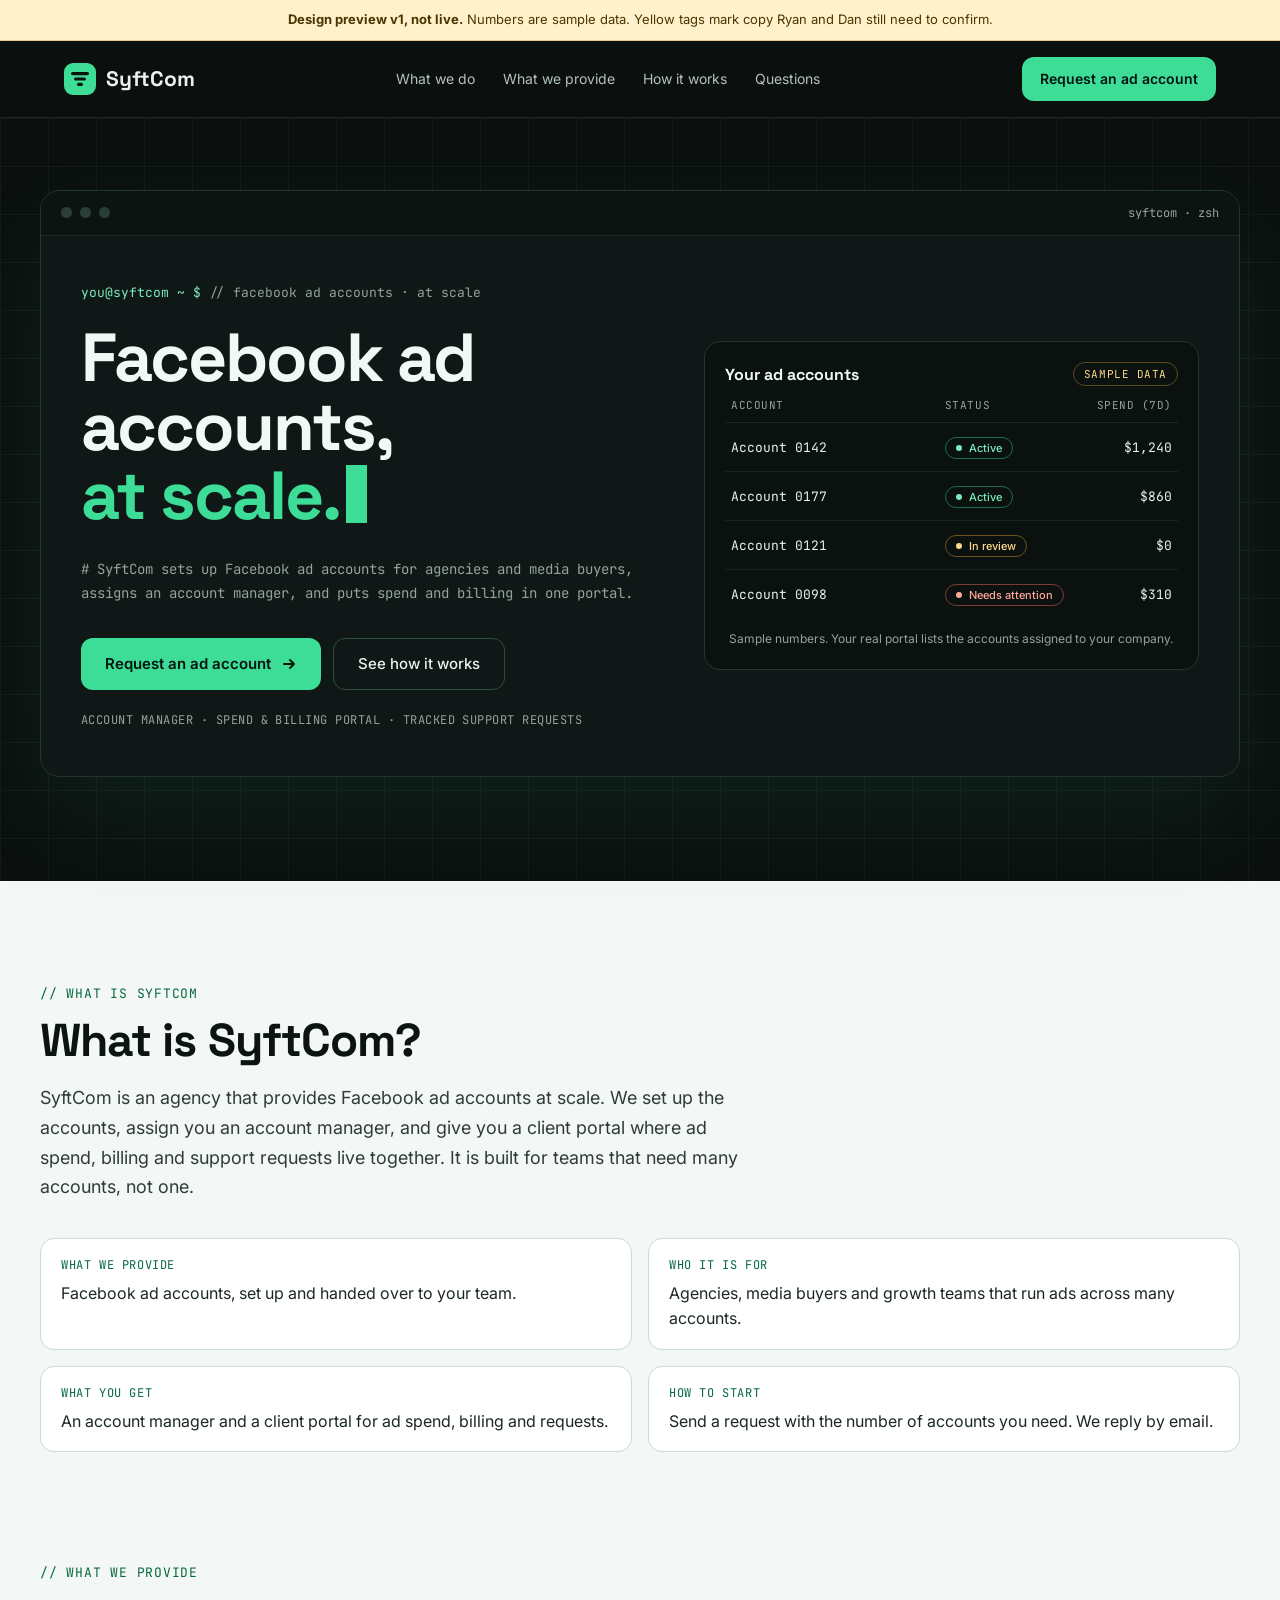
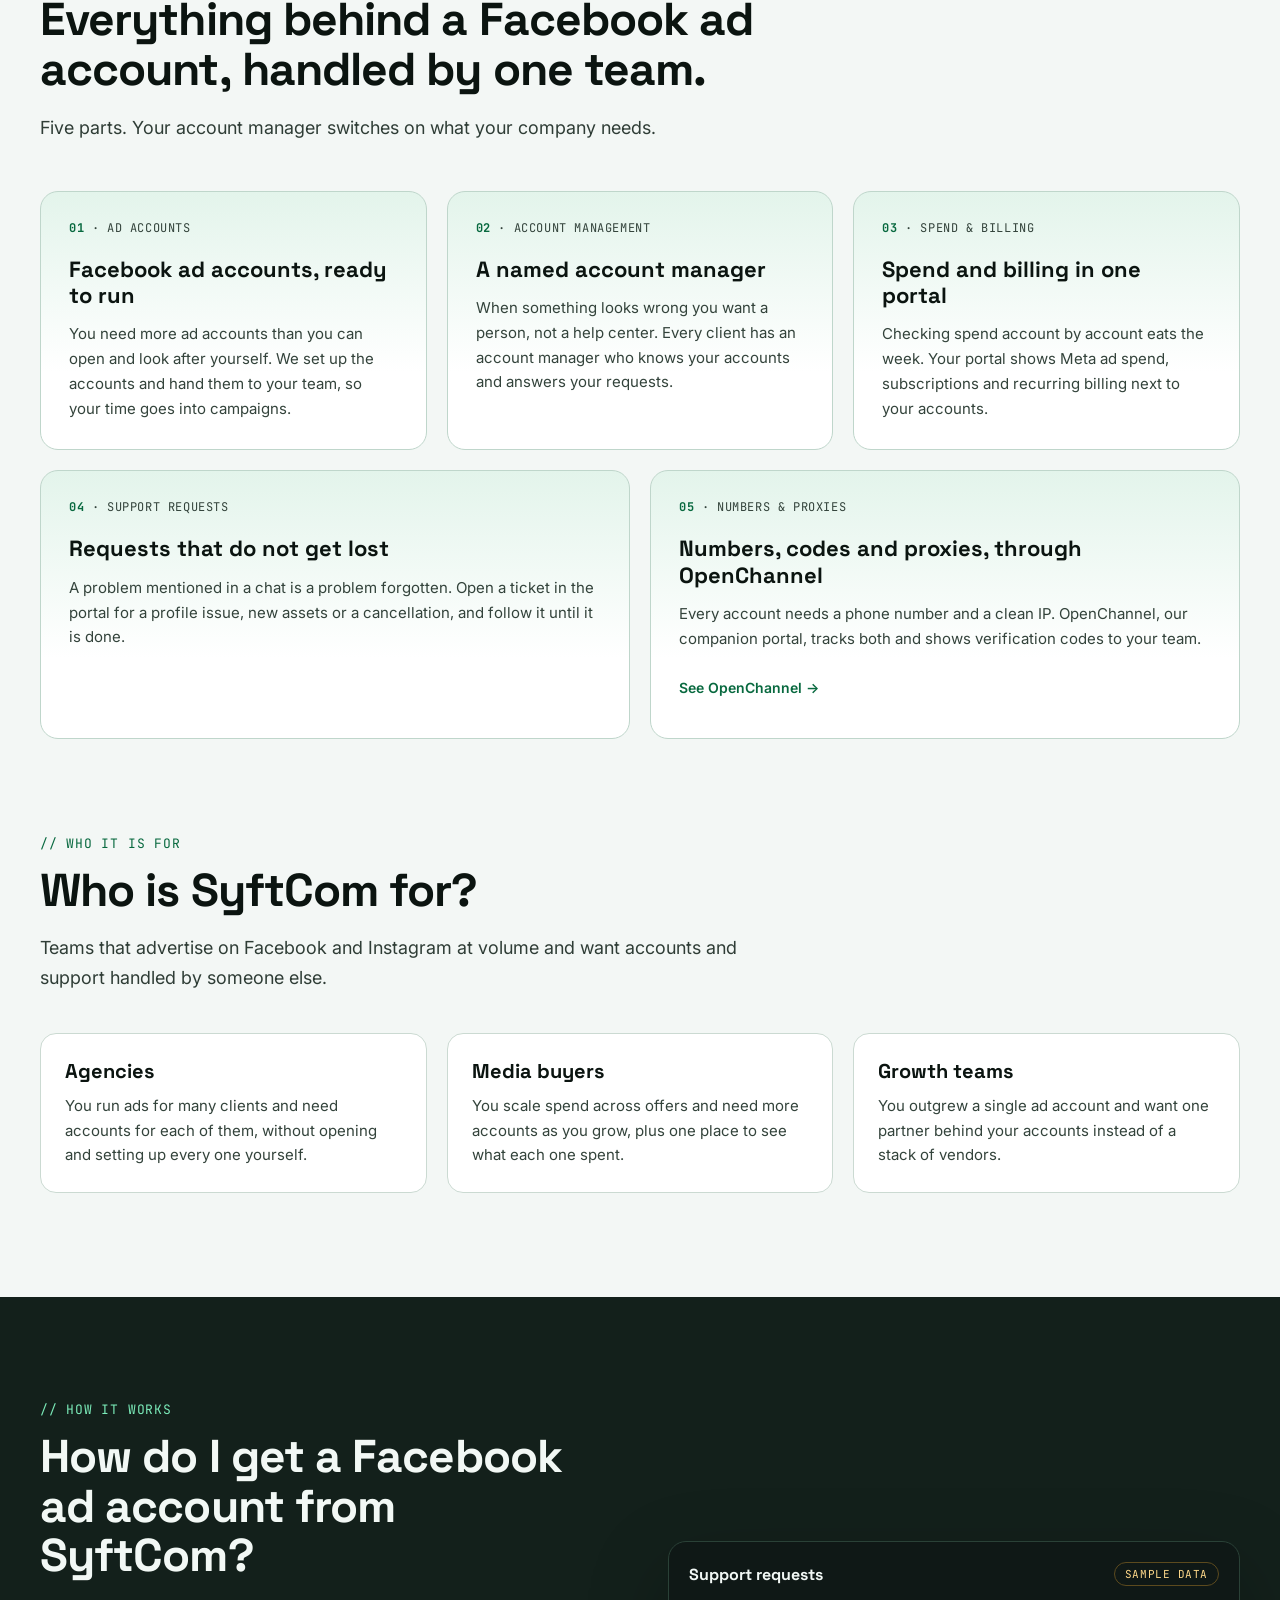
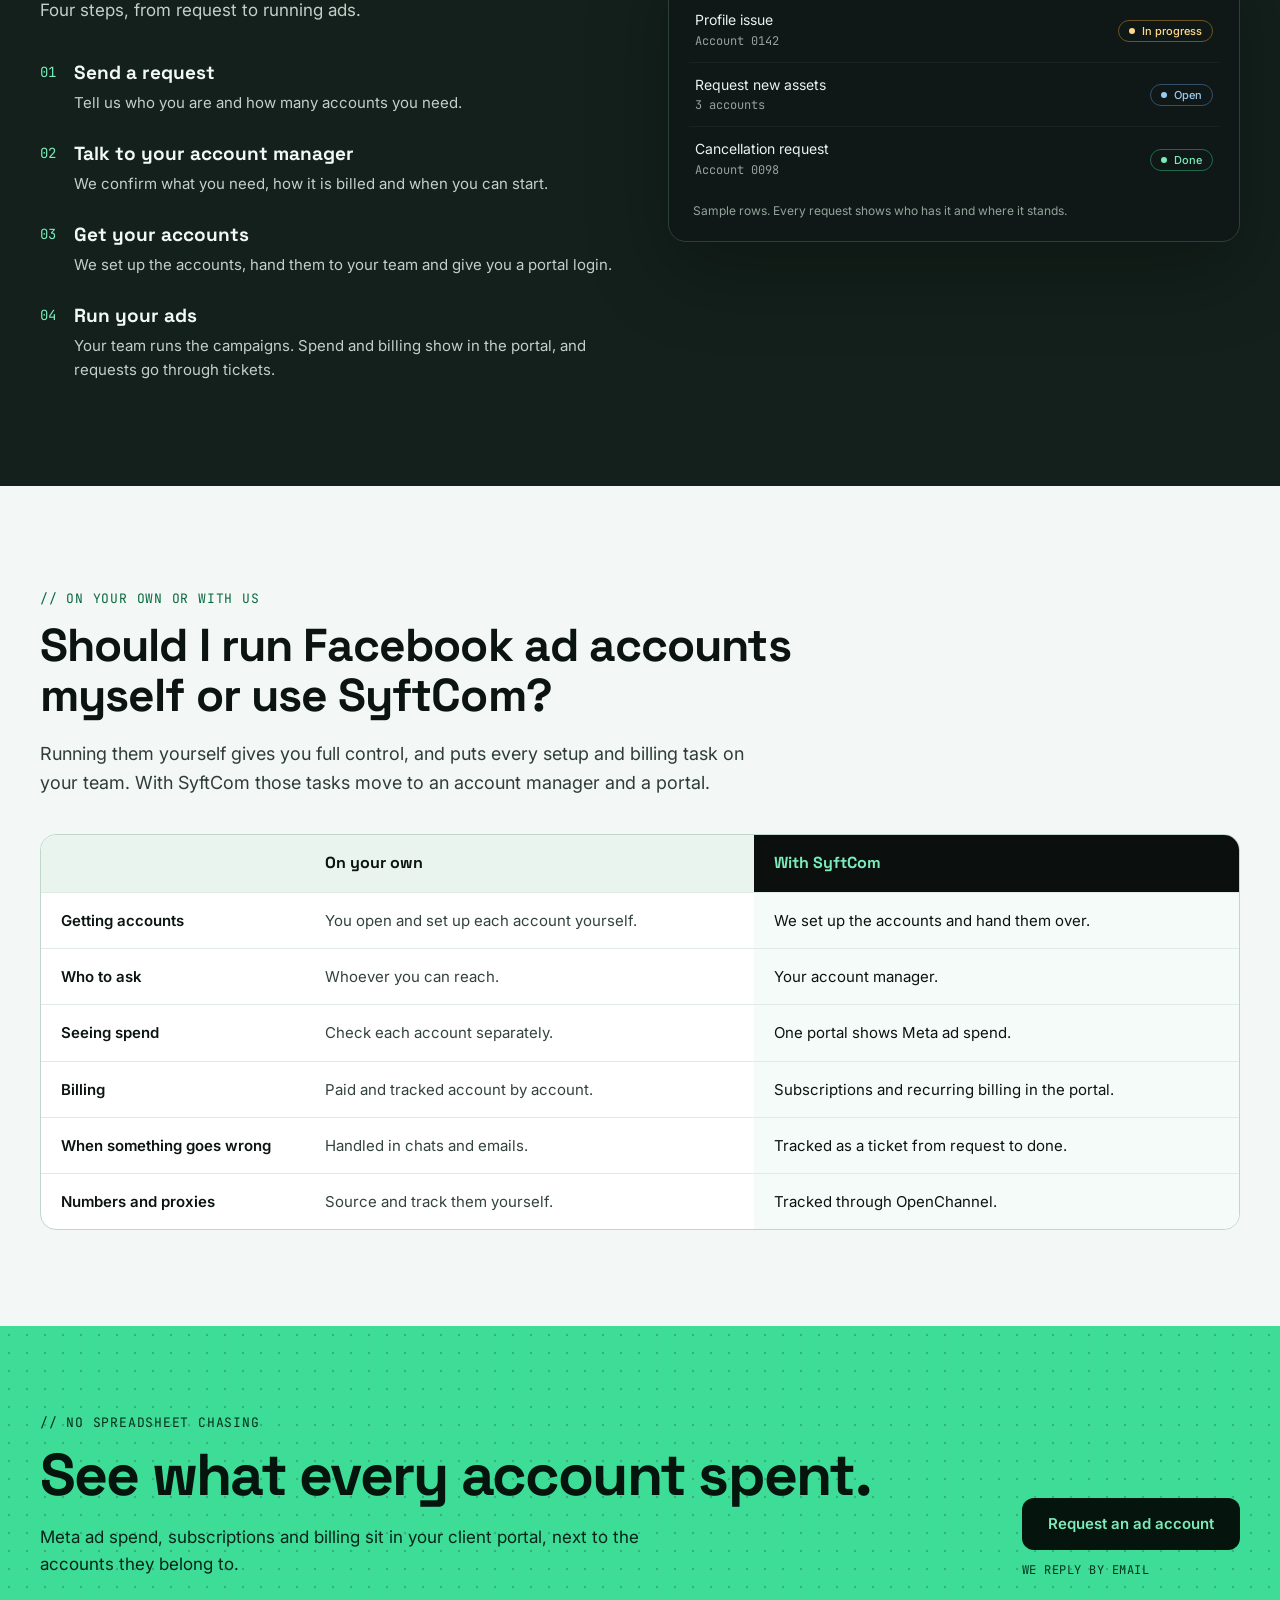
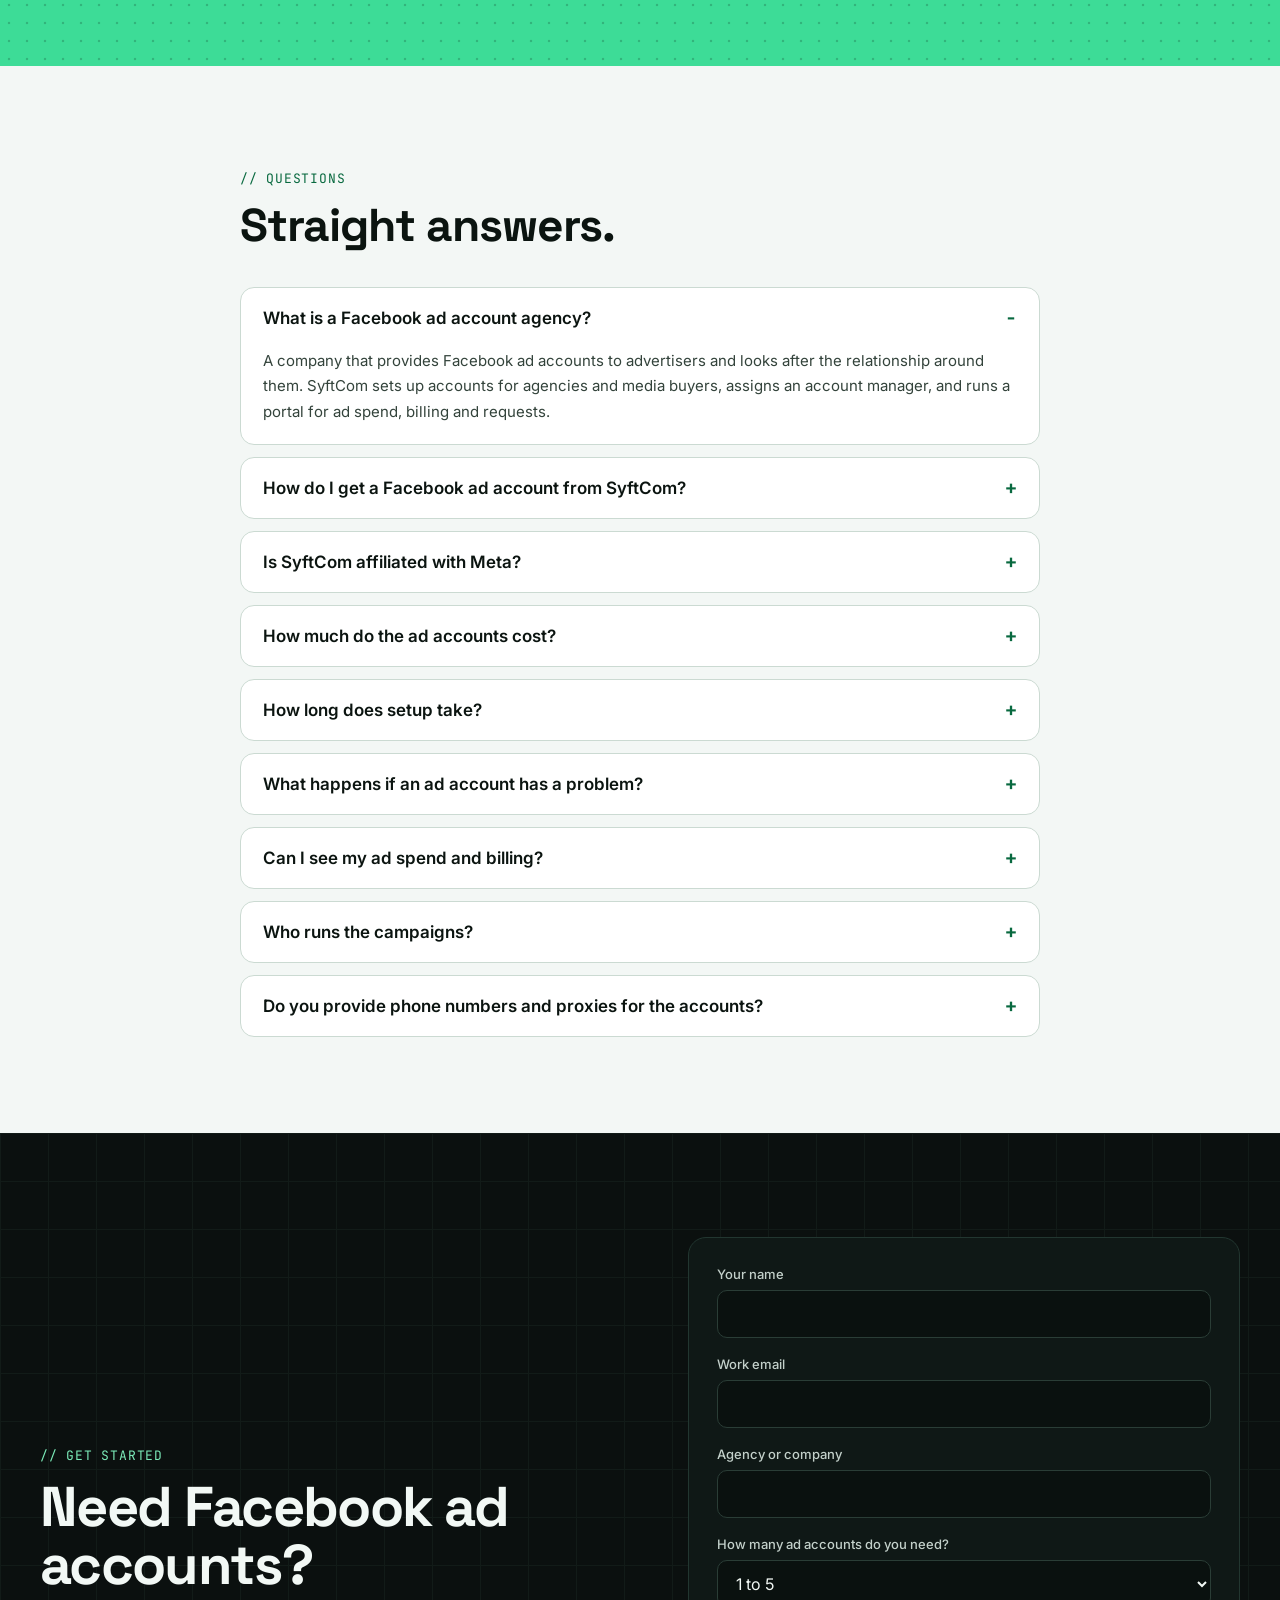
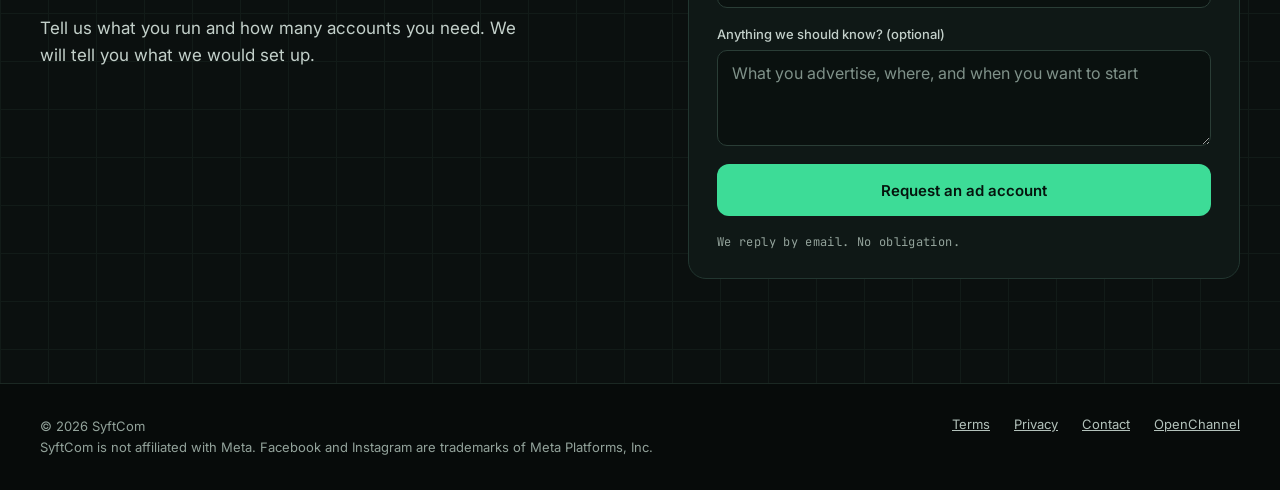
<file: syftcom/index.html>
<!doctype html>
<html lang="en">
<head>
<meta charset="utf-8">
<meta name="viewport" content="width=device-width, initial-scale=1">
<title>SyftCom | Facebook Ad Accounts at Scale</title>
<meta name="description" content="Facebook ad accounts for agencies and media buyers: set up for you, with an account manager and one portal for spend, billing and requests.">
<!-- DESIGN PREVIEW ONLY: remove this noindex line when the real site launches. -->
<meta name="robots" content="noindex">
<link rel="preconnect" href="https://fonts.googleapis.com">
<link rel="stylesheet" href="https://fonts.googleapis.com/css2?family=Inter:wght@400;500;600&family=JetBrains+Mono:wght@400;500&family=Space+Grotesk:wght@500;600;700&display=swap">

<!-- AEO: structured data. Every answer below is also visible on the page.
     The FAQ entries that still hold a [PLACEHOLDER] (price, turnaround, replacement terms) are left out until Ryan and Dan confirm them. -->
<script type="application/ld+json">
{
  "@context": "https://schema.org",
  "@graph": [
    {
      "@type": "Organization",
      "@id": "https://syftcom.com/#org",
      "name": "SyftCom",
      "url": "https://syftcom.com/",
      "description": "SyftCom provides Facebook ad accounts for agencies and media buyers, with an account manager and a client portal for ad spend, billing and requests."
    },
    {
      "@type": "WebSite",
      "@id": "https://syftcom.com/#site",
      "url": "https://syftcom.com/",
      "name": "SyftCom",
      "publisher": { "@id": "https://syftcom.com/#org" }
    },
    {
      "@type": "FAQPage",
      "mainEntity": [
        {
          "@type": "Question",
          "name": "What is a Facebook ad account agency?",
          "acceptedAnswer": { "@type": "Answer", "text": "A company that provides Facebook ad accounts to advertisers and looks after the relationship around them. SyftCom sets up accounts for agencies and media buyers, assigns an account manager, and runs a portal for ad spend, billing and requests." }
        },
        {
          "@type": "Question",
          "name": "How do I get a Facebook ad account from SyftCom?",
          "acceptedAnswer": { "@type": "Answer", "text": "Send a request with the number of accounts you need. We reply by email, confirm the details with you, then set up the accounts and hand them over to your team." }
        },
        {
          "@type": "Question",
          "name": "Is SyftCom affiliated with Meta?",
          "acceptedAnswer": { "@type": "Answer", "text": "No. SyftCom is an independent company. Facebook, Instagram and Meta are trademarks of Meta Platforms, Inc. Campaigns you run must follow Meta's advertising policies." }
        },
        {
          "@type": "Question",
          "name": "Can I see my ad spend and billing?",
          "acceptedAnswer": { "@type": "Answer", "text": "Yes. Your client portal shows Meta ad spend, subscriptions and recurring billing for the accounts assigned to your company." }
        },
        {
          "@type": "Question",
          "name": "Who runs the campaigns?",
          "acceptedAnswer": { "@type": "Answer", "text": "Your team does. SyftCom provides and looks after the accounts, and you create and run the ads." }
        }
      ]
    }
  ]
}
</script>

<style>
:root{--mint:#3DDC97;--mint-text:#7BEBB9;--bg:#0B100F;--line:#1F2E29;--deep:#08693F}
*{box-sizing:border-box}
html{scroll-behavior:smooth}
body{margin:0;background:#F3F7F5;font-family:'Inter',system-ui,sans-serif;color:#0B1410;-webkit-font-smoothing:antialiased}
a{color:inherit}
button,input,select,textarea{font-family:inherit}
.mono{font-family:'JetBrains Mono',ui-monospace,Menlo,monospace}
.disp{font-family:'Space Grotesk','Inter',system-ui,sans-serif}
.wrap{max-width:1200px;margin:0 auto}
.caret{display:inline-block;width:.46ch;height:.86em;margin-left:.1em;vertical-align:-.06em;background:var(--mint);animation:blink 1.1s steps(1) infinite}
@keyframes blink{50%{opacity:0}}
@media (prefers-reduced-motion:reduce){.caret{animation:none}html{scroll-behavior:auto}}
:focus-visible{outline:2px solid var(--mint);outline-offset:2px}
.btn-p{display:inline-flex;align-items:center;gap:10px;min-height:44px;padding:0 18px;border:0;border-radius:12px;background:var(--mint);color:#05140D;font-size:14px;font-weight:600;text-decoration:none;cursor:pointer}
.btn-p:hover{filter:brightness(1.08)}
.btn-lg{min-height:52px;padding:0 24px;font-size:15px}
.btn-g{display:inline-flex;align-items:center;min-height:44px;padding:0 18px;border:1px solid #2F4A40;border-radius:12px;background:transparent;color:#EAF2EE;font-size:14px;font-weight:500;text-decoration:none}
.btn-g:hover{border-color:var(--mint)}
.btn-g.btn-lg{min-height:52px;padding:0 24px;font-size:15px}
.nav-links{display:flex;margin-left:auto;gap:28px;font-size:14px}
.nav-links a{color:#B3C2BB;text-decoration:none}
.nav-links a:hover{color:#fff}
@media (max-width:900px){.nav-links{display:none}}
.grid-bg{background-color:var(--bg);background-image:linear-gradient(#121B18 1px,transparent 1px),linear-gradient(90deg,#121B18 1px,transparent 1px);background-size:48px 48px}
.dots{background-color:var(--mint);background-image:radial-gradient(rgba(5,20,13,.2) 1.4px,transparent 1.6px);background-size:18px 18px}
.eyebrow{font-size:13px;letter-spacing:.06em}
.h2{margin:14px 0 0;font-family:'Space Grotesk','Inter',sans-serif;font-weight:700;letter-spacing:-0.02em;line-height:1.08}
.lead{margin:18px 0 0;max-width:720px;font-size:18px;line-height:1.65;color:#2F3D36}
.cards{display:grid;grid-template-columns:repeat(6,minmax(0,1fr));gap:20px;margin-top:48px}
.c3{grid-column:span 2}
.c2{grid-column:span 3}
@media (max-width:980px){.c3,.c2{grid-column:span 6}}
.card{background:linear-gradient(#E3F4EB,#FFFFFF 70%);border:1px solid #BFD6CB;border-radius:18px;padding:28px;display:flex;flex-direction:column;gap:14px}
.card .lab{font-size:12px;letter-spacing:.05em;color:#33433B}
.card .lab b{color:var(--deep)}
.card h3{margin:6px 0 0;font-family:'Space Grotesk','Inter',sans-serif;font-size:22px;line-height:1.2;font-weight:700;color:#0B1410}
.card p{margin:0;font-size:15px;line-height:1.65;color:#33433B}
.card a.more{margin-top:auto;font-size:14px;font-weight:600;color:var(--deep);text-decoration:none;display:inline-flex;min-height:44px;align-items:center}
.card a.more:hover{text-decoration:underline}
.sample{font-size:11px;letter-spacing:.05em;color:#FFD98A;border:1px solid #5C4A1E;border-radius:999px;padding:4px 10px}
.st{display:inline-flex;align-items:center;gap:7px;font-size:11px;font-weight:500;border-radius:999px;padding:3px 10px;border:1px solid;white-space:nowrap}
.st i{width:6px;height:6px;border-radius:50%;background:currentColor;display:inline-block}
.st.ok{border-color:#1E6B4A;color:var(--mint-text)}
.st.rev{border-color:#6B5420;color:#FFD98A}
.st.bad{border-color:#7A3B33;color:#FFA799}
.st.open{border-color:#32506A;color:#9CCBF0}
.steps{list-style:none;margin:36px 0 0;padding:0;display:flex;flex-direction:column;gap:26px}
.steps li{display:flex;gap:18px}
.steps .n{flex:none;font-size:14px;color:var(--mint-text);padding-top:3px}
.steps .t{font-family:'Space Grotesk','Inter',sans-serif;font-size:19px;font-weight:700;color:#F2F8F5}
.steps .d{margin-top:6px;font-size:15px;line-height:1.6;color:#C3D0CA}
.trow{display:grid;grid-template-columns:minmax(0,1.5fr) minmax(0,.8fr) minmax(0,.8fr);gap:12px;align-items:center;padding:12px 6px;border-bottom:1px solid #16231E}
.who{display:grid;grid-template-columns:repeat(3,minmax(0,1fr));gap:20px;margin-top:40px}
@media (max-width:900px){.who{grid-template-columns:1fr}}
.who>div{background:#fff;border:1px solid #CBDAD2;border-radius:16px;padding:24px}
.who h3{margin:0;font-family:'Space Grotesk','Inter',sans-serif;font-size:20px;color:#0B1410}
.who p{margin:10px 0 0;font-size:15px;line-height:1.65;color:#33433B}
.glance{display:grid;grid-template-columns:repeat(2,minmax(0,1fr));gap:16px;margin:36px 0 0}
@media (max-width:760px){.glance{grid-template-columns:1fr}}
.glance div{background:#fff;border:1px solid #CBDAD2;border-radius:14px;padding:18px 20px}
.glance dt{font-family:'JetBrains Mono',monospace;font-size:12px;letter-spacing:.05em;color:var(--deep);text-transform:uppercase}
.glance dd{margin:8px 0 0;font-size:16px;line-height:1.55;color:#1B2822}
.tbl{margin-top:36px;overflow-x:auto;border:1px solid #BFD6CB;border-radius:16px;background:#fff}
.tbl table{width:100%;min-width:680px;border-collapse:collapse;font-size:15px;line-height:1.55}
.tbl caption{position:absolute;left:-9999px}
.tbl th,.tbl td{padding:16px 20px;text-align:left;vertical-align:top;border-bottom:1px solid #E1EBE6}
.tbl thead th{background:#EAF4EF;font-family:'Space Grotesk','Inter',sans-serif;font-size:16px;color:#0B1410}
.tbl thead th:last-child{background:#0B100F;color:var(--mint-text)}
.tbl tbody th{font-weight:600;color:#0B1410;width:22%}
.tbl tbody td{color:#33433B}
.tbl tbody td:last-child{color:#0B1410;background:#F5FBF8}
.tbl tbody tr:last-child th,.tbl tbody tr:last-child td{border-bottom:0}
.faq details{background:#fff;border:1px solid #CBDAD2;border-radius:14px}
.faq summary{display:flex;align-items:center;justify-content:space-between;gap:16px;min-height:60px;padding:14px 22px;cursor:pointer;list-style:none;color:#0B1410;font-size:17px;font-weight:600}
.faq summary::-webkit-details-marker{display:none}
.faq summary::after{content:"+";font-family:'JetBrains Mono',monospace;font-size:20px;color:var(--deep)}
.faq details[open] summary::after{content:"\2212"}
.faq .ans{padding:0 22px 20px;font-size:15px;line-height:1.7;color:#33433B}
.ph{background:#FFF1CC;color:#5C4200;border-radius:6px;padding:1px 6px;font-family:'JetBrains Mono',monospace;font-size:13px}
label{font-size:13px;font-weight:500;color:#C3D0CA}
.field{display:flex;flex-direction:column;gap:8px}
.field input,.field select,.field textarea{min-height:48px;padding:0 14px;background:#0A110F;border:1px solid #2A3D36;border-radius:10px;color:#F2F8F5;font-size:16px}
.field textarea{padding:12px 14px;min-height:96px;resize:vertical}
.field input::placeholder,.field textarea::placeholder{color:#7F9189}
</style>
</head>
<body>
<div role="note" style="background:#FFF1CC;color:#4A3500;font-size:13px;line-height:1.5;padding:10px 24px;text-align:center;border-bottom:1px solid #E6CF8F"><strong>Design preview v1, not live.</strong> Numbers are sample data. Yellow tags mark copy Ryan and Dan still need to confirm.</div>

<!-- NAV -->
<header style="background:#0B100F;color:#EAF2EE;border-bottom:1px solid #1B2823">
  <div class="wrap" style="padding:16px 24px;display:flex;align-items:center;gap:20px;flex-wrap:wrap">
    <a href="#top" style="display:flex;align-items:center;gap:10px;text-decoration:none;color:#EAF2EE" aria-label="SyftCom home">
      <svg width="32" height="32" viewBox="0 0 32 32" aria-hidden="true"><rect width="32" height="32" rx="9" fill="#3DDC97"/><rect x="7" y="9" width="18" height="3.2" rx="1.6" fill="#05140D"/><rect x="10" y="14.4" width="12" height="3.2" rx="1.6" fill="#05140D"/><rect x="13" y="19.8" width="6" height="3.2" rx="1.6" fill="#05140D"/></svg>
      <span class="disp" style="font-size:21px;font-weight:700;letter-spacing:-0.01em">SyftCom</span>
    </a>
    <nav class="nav-links" aria-label="Main">
      <a href="#about">What we do</a>
      <a href="#what">What we provide</a>
      <a href="#how">How it works</a>
      <a href="#faq">Questions</a>
    </nav>
    <div style="margin-left:auto;display:flex;align-items:center;gap:10px;flex-wrap:wrap">
      <a class="btn-p" href="#start">Request an ad account</a>
    </div>
  </div>
</header>

<main>
<!-- HERO -->
<section id="top" class="grid-bg" style="color:#EAF2EE;padding:72px 24px 104px" aria-labelledby="h-hero">
  <div class="wrap">
    <div style="background:#0F1816;border:1px solid #223630;border-radius:20px;box-shadow:0 40px 100px rgba(61,220,151,.08);overflow:hidden">
      <div style="display:flex;align-items:center;gap:8px;padding:14px 20px;border-bottom:1px solid #1B2823;background:#0C1412">
        <span style="width:11px;height:11px;border-radius:50%;background:#2A3D36"></span>
        <span style="width:11px;height:11px;border-radius:50%;background:#2A3D36"></span>
        <span style="width:11px;height:11px;border-radius:50%;background:#2A3D36"></span>
        <span class="mono" style="margin-left:auto;font-size:12px;color:#93A39B">syftcom &middot; zsh</span>
      </div>
      <div style="padding:48px 40px;display:flex;flex-wrap:wrap;gap:48px;align-items:center">
        <div style="flex:1 1 460px;min-width:0">
          <div class="mono" style="font-size:13px;color:#93A39B;margin-bottom:22px"><span style="color:var(--mint-text)">you@syftcom ~ $</span> // facebook ad accounts &middot; at scale</div>
          <h1 id="h-hero" class="disp" style="margin:0;font-size:clamp(38px,5.4vw,68px);line-height:1.02;font-weight:700;letter-spacing:-0.03em;color:#F2F8F5">Facebook ad accounts, <span style="color:var(--mint);white-space:nowrap">at scale.<span class="caret"></span></span></h1>
          <p class="mono" style="margin:26px 0 0;font-size:14px;line-height:1.75;color:#93A39B;max-width:580px"># SyftCom sets up Facebook ad accounts for agencies and media buyers, assigns an account manager, and puts spend and billing in one portal.</p>
          <div style="display:flex;flex-wrap:wrap;gap:12px;margin-top:32px">
            <a class="btn-p btn-lg" href="#start">Request an ad account
              <svg width="16" height="16" viewBox="0 0 16 16" aria-hidden="true"><path d="M3 8h10M9 4l4 4-4 4" fill="none" stroke="#05140D" stroke-width="2" stroke-linecap="round" stroke-linejoin="round"/></svg>
            </a>
            <a class="btn-g btn-lg" href="#how">See how it works</a>
          </div>
          <div class="mono" style="margin-top:22px;font-size:12px;letter-spacing:.04em;color:#93A39B">ACCOUNT MANAGER &middot; SPEND &amp; BILLING PORTAL &middot; TRACKED SUPPORT REQUESTS</div>
        </div>

        <div style="flex:1 1 380px;min-width:0;background:#0A110F;border:1px solid #223630;border-radius:16px;padding:20px">
          <div style="display:flex;align-items:center;justify-content:space-between;gap:12px;margin-bottom:12px">
            <span class="disp" style="font-size:16px;font-weight:700;color:#F2F8F5">Your ad accounts</span>
            <span class="mono sample">SAMPLE DATA</span>
          </div>
          <div class="mono trow" style="padding:0 6px 10px;font-size:11px;letter-spacing:.05em;color:#93A39B;border-bottom:1px solid #1B2823"><span>ACCOUNT</span><span>STATUS</span><span style="text-align:right">SPEND (7D)</span></div>
          <div class="trow"><span class="mono" style="font-size:13px;color:#EAF2EE">Account 0142</span><span><span class="st ok"><i></i>Active</span></span><span class="mono" style="font-size:13px;color:#EAF2EE;text-align:right">$1,240</span></div>
          <div class="trow"><span class="mono" style="font-size:13px;color:#EAF2EE">Account 0177</span><span><span class="st ok"><i></i>Active</span></span><span class="mono" style="font-size:13px;color:#EAF2EE;text-align:right">$860</span></div>
          <div class="trow"><span class="mono" style="font-size:13px;color:#EAF2EE">Account 0121</span><span><span class="st rev"><i></i>In review</span></span><span class="mono" style="font-size:13px;color:#EAF2EE;text-align:right">$0</span></div>
          <div class="trow" style="border-bottom:0"><span class="mono" style="font-size:13px;color:#EAF2EE">Account 0098</span><span><span class="st bad"><i></i>Needs attention</span></span><span class="mono" style="font-size:13px;color:#EAF2EE;text-align:right">$310</span></div>
          <p style="margin:12px 4px 0;font-size:12px;line-height:1.55;color:#93A39B">Sample numbers. Your real portal lists the accounts assigned to your company.</p>
        </div>
      </div>
    </div>
  </div>
</section>

<!-- WHAT IS SYFTCOM (answer block) -->
<section id="about" style="padding:104px 24px 40px" aria-labelledby="h-about">
  <div class="wrap">
    <div class="mono eyebrow" style="color:var(--deep)">// WHAT IS SYFTCOM</div>
    <h2 id="h-about" class="h2" style="max-width:820px;font-size:clamp(30px,3.6vw,48px)">What is SyftCom?</h2>
    <p class="lead">SyftCom is an agency that provides Facebook ad accounts at scale. We set up the accounts, assign you an account manager, and give you a client portal where ad spend, billing and support requests live together. It is built for teams that need many accounts, not one.</p>
    <dl class="glance">
      <div><dt>What we provide</dt><dd>Facebook ad accounts, set up and handed over to your team.</dd></div>
      <div><dt>Who it is for</dt><dd>Agencies, media buyers and growth teams that run ads across many accounts.</dd></div>
      <div><dt>What you get</dt><dd>An account manager and a client portal for ad spend, billing and requests.</dd></div>
      <div><dt>How to start</dt><dd>Send a request with the number of accounts you need. We reply by email.</dd></div>
    </dl>
  </div>
</section>

<!-- WHAT WE PROVIDE -->
<section id="what" style="padding:72px 24px 96px" aria-labelledby="h-what">
  <div class="wrap">
    <div class="mono eyebrow" style="color:var(--deep)">// WHAT WE PROVIDE</div>
    <h2 id="h-what" class="h2" style="max-width:860px;font-size:clamp(30px,3.6vw,48px)">Everything behind a Facebook ad account, handled by one team.</h2>
    <p class="lead">Five parts. Your account manager switches on what your company needs.</p>

    <div class="cards">
      <article class="card c3">
        <div class="mono lab"><b>01</b> &middot; AD ACCOUNTS</div>
        <h3>Facebook ad accounts, ready to run</h3>
        <p>You need more ad accounts than you can open and look after yourself. We set up the accounts and hand them to your team, so your time goes into campaigns.</p>
      </article>
      <article class="card c3">
        <div class="mono lab"><b>02</b> &middot; ACCOUNT MANAGEMENT</div>
        <h3>A named account manager</h3>
        <p>When something looks wrong you want a person, not a help center. Every client has an account manager who knows your accounts and answers your requests.</p>
      </article>
      <article class="card c3">
        <div class="mono lab"><b>03</b> &middot; SPEND &amp; BILLING</div>
        <h3>Spend and billing in one portal</h3>
        <p>Checking spend account by account eats the week. Your portal shows Meta ad spend, subscriptions and recurring billing next to your accounts.</p>
      </article>
      <article class="card c2">
        <div class="mono lab"><b>04</b> &middot; SUPPORT REQUESTS</div>
        <h3>Requests that do not get lost</h3>
        <p>A problem mentioned in a chat is a problem forgotten. Open a ticket in the portal for a profile issue, new assets or a cancellation, and follow it until it is done.</p>
      </article>
      <article class="card c2">
        <div class="mono lab"><b>05</b> &middot; NUMBERS &amp; PROXIES</div>
        <h3>Numbers, codes and proxies, through OpenChannel</h3>
        <p>Every account needs a phone number and a clean IP. OpenChannel, our companion portal, tracks both and shows verification codes to your team.</p>
        <a class="more" href="https://openchannel.tech">See OpenChannel &rarr;</a>
      </article>
    </div>
  </div>
</section>

<!-- WHO IT IS FOR -->
<section id="who" style="padding:0 24px 104px" aria-labelledby="h-who">
  <div class="wrap">
    <div class="mono eyebrow" style="color:var(--deep)">// WHO IT IS FOR</div>
    <h2 id="h-who" class="h2" style="max-width:820px;font-size:clamp(30px,3.6vw,48px)">Who is SyftCom for?</h2>
    <p class="lead">Teams that advertise on Facebook and Instagram at volume and want accounts and support handled by someone else.</p>
    <div class="who">
      <div><h3>Agencies</h3><p>You run ads for many clients and need accounts for each of them, without opening and setting up every one yourself.</p></div>
      <div><h3>Media buyers</h3><p>You scale spend across offers and need more accounts as you grow, plus one place to see what each one spent.</p></div>
      <div><h3>Growth teams</h3><p>You outgrew a single ad account and want one partner behind your accounts instead of a stack of vendors.</p></div>
    </div>
  </div>
</section>

<!-- HOW IT WORKS -->
<section id="how" style="background:#13201B;color:#EAF2EE;padding:104px 24px" aria-labelledby="h-how">
  <div class="wrap" style="display:flex;flex-wrap:wrap;gap:56px;align-items:center">
    <div style="flex:1 1 440px;min-width:0">
      <div class="mono eyebrow" style="color:var(--mint-text)">// HOW IT WORKS</div>
      <h2 id="h-how" class="h2" style="font-size:clamp(30px,3.6vw,46px);color:#F2F8F5">How do I get a Facebook ad account from SyftCom?</h2>
      <p style="margin:16px 0 0;max-width:520px;font-size:17px;line-height:1.6;color:#C3D0CA">Four steps, from request to running ads.</p>
      <ol class="steps">
        <li><span class="mono n">01</span><div><div class="t">Send a request</div><div class="d">Tell us who you are and how many accounts you need.</div></div></li>
        <li><span class="mono n">02</span><div><div class="t">Talk to your account manager</div><div class="d">We confirm what you need, how it is billed and when you can start.</div></div></li>
        <li><span class="mono n">03</span><div><div class="t">Get your accounts</div><div class="d">We set up the accounts, hand them to your team and give you a portal login.</div></div></li>
        <li><span class="mono n">04</span><div><div class="t">Run your ads</div><div class="d">Your team runs the campaigns. Spend and billing show in the portal, and requests go through tickets.</div></div></li>
      </ol>
    </div>

    <div style="flex:1 1 440px;min-width:0;background:#0F1816;border:1px solid #2A4137;border-radius:18px;padding:20px;box-shadow:0 30px 80px rgba(0,0,0,.25)">
      <div style="display:flex;align-items:center;justify-content:space-between;gap:12px;margin-bottom:12px">
        <span class="disp" style="font-size:16px;font-weight:700;color:#F2F8F5">Support requests</span>
        <span class="mono sample">SAMPLE DATA</span>
      </div>
      <div class="trow" style="grid-template-columns:minmax(0,1.7fr) minmax(0,1fr)"><span style="font-size:14px;line-height:1.4;color:#EAF2EE">Profile issue<br><span class="mono" style="font-size:12px;color:#93A39B">Account 0142</span></span><span style="text-align:right"><span class="st rev"><i></i>In progress</span></span></div>
      <div class="trow" style="grid-template-columns:minmax(0,1.7fr) minmax(0,1fr)"><span style="font-size:14px;line-height:1.4;color:#EAF2EE">Request new assets<br><span class="mono" style="font-size:12px;color:#93A39B">3 accounts</span></span><span style="text-align:right"><span class="st open"><i></i>Open</span></span></div>
      <div class="trow" style="grid-template-columns:minmax(0,1.7fr) minmax(0,1fr);border-bottom:0"><span style="font-size:14px;line-height:1.4;color:#EAF2EE">Cancellation request<br><span class="mono" style="font-size:12px;color:#93A39B">Account 0098</span></span><span style="text-align:right"><span class="st ok"><i></i>Done</span></span></div>
      <p style="margin:12px 4px 0;font-size:12px;line-height:1.55;color:#93A39B">Sample rows. Every request shows who has it and where it stands.</p>
    </div>
  </div>
</section>

<!-- COMPARISON -->
<section id="compare" style="padding:104px 24px 96px" aria-labelledby="h-compare">
  <div class="wrap">
    <div class="mono eyebrow" style="color:var(--deep)">// ON YOUR OWN OR WITH US</div>
    <h2 id="h-compare" class="h2" style="max-width:860px;font-size:clamp(30px,3.6vw,48px)">Should I run Facebook ad accounts myself or use SyftCom?</h2>
    <p class="lead">Running them yourself gives you full control, and puts every setup and billing task on your team. With SyftCom those tasks move to an account manager and a portal.</p>
    <div class="tbl">
      <table>
        <caption>Running Facebook ad accounts on your own compared with using SyftCom</caption>
        <thead><tr><th scope="col">&nbsp;</th><th scope="col">On your own</th><th scope="col">With SyftCom</th></tr></thead>
        <tbody>
          <tr><th scope="row">Getting accounts</th><td>You open and set up each account yourself.</td><td>We set up the accounts and hand them over.</td></tr>
          <tr><th scope="row">Who to ask</th><td>Whoever you can reach.</td><td>Your account manager.</td></tr>
          <tr><th scope="row">Seeing spend</th><td>Check each account separately.</td><td>One portal shows Meta ad spend.</td></tr>
          <tr><th scope="row">Billing</th><td>Paid and tracked account by account.</td><td>Subscriptions and recurring billing in the portal.</td></tr>
          <tr><th scope="row">When something goes wrong</th><td>Handled in chats and emails.</td><td>Tracked as a ticket from request to done.</td></tr>
          <tr><th scope="row">Numbers and proxies</th><td>Source and track them yourself.</td><td>Tracked through OpenChannel.</td></tr>
        </tbody>
      </table>
    </div>
  </div>
</section>

<!-- MINT BAND -->
<section id="band" class="dots" style="color:#05140D;padding:88px 24px" aria-labelledby="h-band">
  <div class="wrap" style="display:flex;flex-wrap:wrap;gap:32px;align-items:flex-end;justify-content:space-between">
    <div style="flex:1 1 560px;min-width:0">
      <div class="mono eyebrow" style="color:#06301D">// NO SPREADSHEET CHASING</div>
      <h2 id="h-band" class="h2" style="font-size:clamp(32px,4.6vw,60px);line-height:1.02;letter-spacing:-0.03em">See what every account spent.</h2>
      <p style="margin:18px 0 0;max-width:600px;font-size:17px;line-height:1.6;color:#06241A">Meta ad spend, subscriptions and billing sit in your client portal, next to the accounts they belong to.</p>
    </div>
    <div style="display:flex;flex-direction:column;align-items:flex-start;gap:12px">
      <a href="#start" style="display:inline-flex;align-items:center;min-height:52px;padding:0 26px;border-radius:12px;background:#05140D;color:#7BEBB9;font-size:15px;font-weight:600;text-decoration:none">Request an ad account</a>
      <span class="mono" style="font-size:12px;letter-spacing:.04em;color:#06301D">WE REPLY BY EMAIL</span>
    </div>
  </div>
</section>

<!-- FAQ -->
<section id="faq" style="padding:104px 24px 96px" aria-labelledby="h-faq">
  <div style="max-width:800px;margin:0 auto">
    <div class="mono eyebrow" style="color:var(--deep)">// QUESTIONS</div>
    <h2 id="h-faq" class="h2" style="font-size:clamp(30px,3.6vw,46px)">Straight answers.</h2>
    <div class="faq" style="margin-top:36px;display:flex;flex-direction:column;gap:12px">
      <details name="faq" open><summary>What is a Facebook ad account agency?</summary><div class="ans">A company that provides Facebook ad accounts to advertisers and looks after the relationship around them. SyftCom sets up accounts for agencies and media buyers, assigns an account manager, and runs a portal for ad spend, billing and requests.</div></details>
      <details name="faq"><summary>How do I get a Facebook ad account from SyftCom?</summary><div class="ans">Send a request with the number of accounts you need. We reply by email, confirm the details with you, then set up the accounts and hand them over to your team.</div></details>
      <details name="faq"><summary>Is SyftCom affiliated with Meta?</summary><div class="ans">No. SyftCom is an independent company. Facebook, Instagram and Meta are trademarks of Meta Platforms, Inc. Campaigns you run must follow Meta's advertising policies.</div></details>
      <details name="faq"><summary>How much do the ad accounts cost?</summary><div class="ans">Pricing depends on how many accounts you need. <span class="ph">[PRICING COPY: Ryan and Dan to confirm before launch]</span></div></details>
      <details name="faq"><summary>How long does setup take?</summary><div class="ans"><span class="ph">[TURNAROUND COPY: Dan to confirm before launch]</span></div></details>
      <details name="faq"><summary>What happens if an ad account has a problem?</summary><div class="ans">Tell your account manager or open a ticket in the portal. We look at what happened with you and agree the next step. <span class="ph">[REPLACEMENT TERMS: Dan to confirm before launch]</span></div></details>
      <details name="faq"><summary>Can I see my ad spend and billing?</summary><div class="ans">Yes. Your client portal shows Meta ad spend, subscriptions and recurring billing for the accounts assigned to your company.</div></details>
      <details name="faq"><summary>Who runs the campaigns?</summary><div class="ans">Your team does. SyftCom provides and looks after the accounts, and you create and run the ads.</div></details>
      <details name="faq"><summary>Do you provide phone numbers and proxies for the accounts?</summary><div class="ans">Yes, through OpenChannel. It tracks the phone number and the proxy behind each account and shows verification codes to your team. <a href="https://openchannel.tech" style="color:var(--deep);font-weight:600">Learn about OpenChannel</a>.</div></details>
    </div>
  </div>
</section>

<!-- REQUEST -->
<section id="start" class="grid-bg" style="color:#EAF2EE;padding:104px 24px" aria-labelledby="h-start">
  <div class="wrap" style="display:flex;flex-wrap:wrap;gap:56px;align-items:center">
    <div style="flex:1 1 440px;min-width:0">
      <div class="mono eyebrow" style="color:var(--mint-text)">// GET STARTED</div>
      <h2 id="h-start" class="h2" style="font-size:clamp(34px,4.4vw,56px);line-height:1.05;letter-spacing:-0.03em;color:#F2F8F5">Need Facebook ad accounts?</h2>
      <p style="margin:20px 0 0;max-width:480px;font-size:17px;line-height:1.6;color:#C3D0CA">Tell us what you run and how many accounts you need. We will tell you what we would set up.</p>
    </div>
    <form id="req" style="flex:1 1 400px;min-width:0;background:#0F1816;border:1px solid #223630;border-radius:18px;padding:28px;display:flex;flex-direction:column;gap:18px">
      <div class="field"><label for="f-name">Your name</label><input id="f-name" type="text" autocomplete="name"></div>
      <div class="field"><label for="f-email">Work email</label><input id="f-email" type="email" autocomplete="email"></div>
      <div class="field"><label for="f-co">Agency or company</label><input id="f-co" type="text" autocomplete="organization"></div>
      <div class="field"><label for="f-size">How many ad accounts do you need?</label>
        <select id="f-size"><option>1 to 5</option><option>6 to 20</option><option>21 to 50</option><option>More than 50</option></select>
      </div>
      <div class="field"><label for="f-note">Anything we should know? (optional)</label><textarea id="f-note" placeholder="What you advertise, where, and when you want to start"></textarea></div>
      <button class="btn-p btn-lg" type="submit" style="justify-content:center">Request an ad account</button>
      <p id="note" role="status" class="mono" style="margin:0;font-size:12px;letter-spacing:.03em;color:#93A39B">We reply by email. No obligation.</p>
    </form>
  </div>
</section>
</main>

<footer style="background:#070B0A;color:#93A39B;padding:32px 24px;border-top:1px solid #1B2823">
  <div class="wrap" style="display:flex;flex-wrap:wrap;align-items:flex-start;gap:16px 28px;font-size:13px">
    <div style="flex:1 1 420px;min-width:0;line-height:1.6">
      <span>&copy; 2026 SyftCom</span><br>
      <span>SyftCom is not affiliated with Meta. Facebook and Instagram are trademarks of Meta Platforms, Inc.</span>
    </div>
    <nav aria-label="Footer" style="margin-left:auto;display:flex;flex-wrap:wrap;gap:8px 24px">
      <a href="#" style="color:#B3C2BB">Terms</a>
      <a href="#" style="color:#B3C2BB">Privacy</a>
      <a href="#start" style="color:#B3C2BB">Contact</a>
      <a href="https://openchannel.tech" style="color:#B3C2BB">OpenChannel</a>
    </nav>
  </div>
</footer>

<script>
// Design preview only: the request form is not connected to anything yet.
document.getElementById('req').addEventListener('submit', function (e) {
  e.preventDefault();
  document.getElementById('note').textContent = 'Design preview: this form is not connected yet.';
});
</script>
</body>
</html>
</file>
